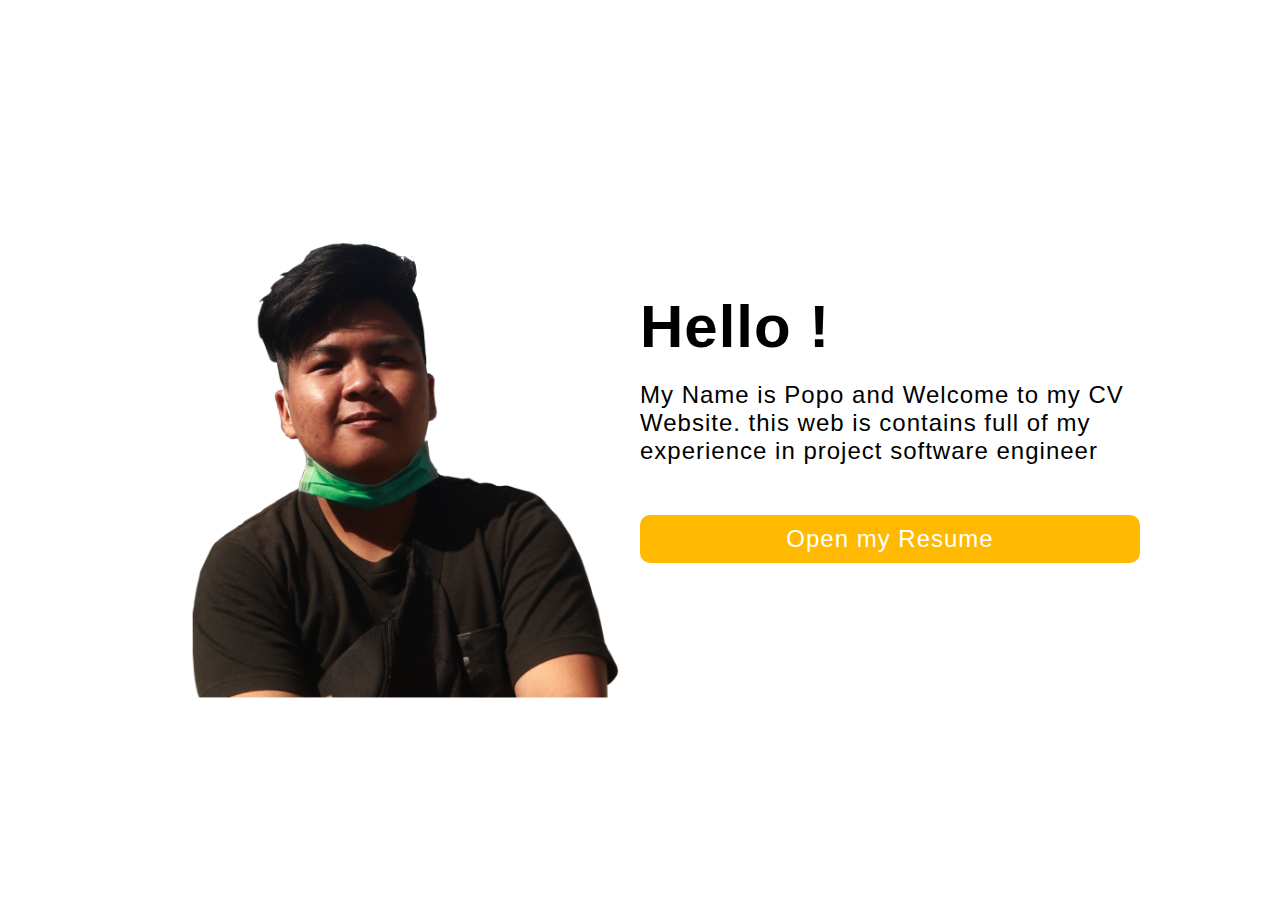
<file: index.html>
<!DOCTYPE html>
<html lang="en">
  <head>
    <meta charset="UTF-8" />
    <meta name="viewport" content="width=device-width, initial-scale=1.0" />
    <title>Welcome Web</title>
    <link rel="stylesheet" href="css/home.css" />
  </head>
  <body>
    <div class="welcome__web">
      <div class="welcome__pic">
        <img src="assets/popo.png" alt="popo" />
      </div>
      <div class="welcome">
        <p id="title">Hello !</p>
        <p>
          My Name is Popo and Welcome to my CV Website. this web is contains
          full of my experience in project software engineer
        </p>
        <p><a href="home.html">Open my Resume</a></p>
      </div>
    </div>
  </body>
</html>
</file>
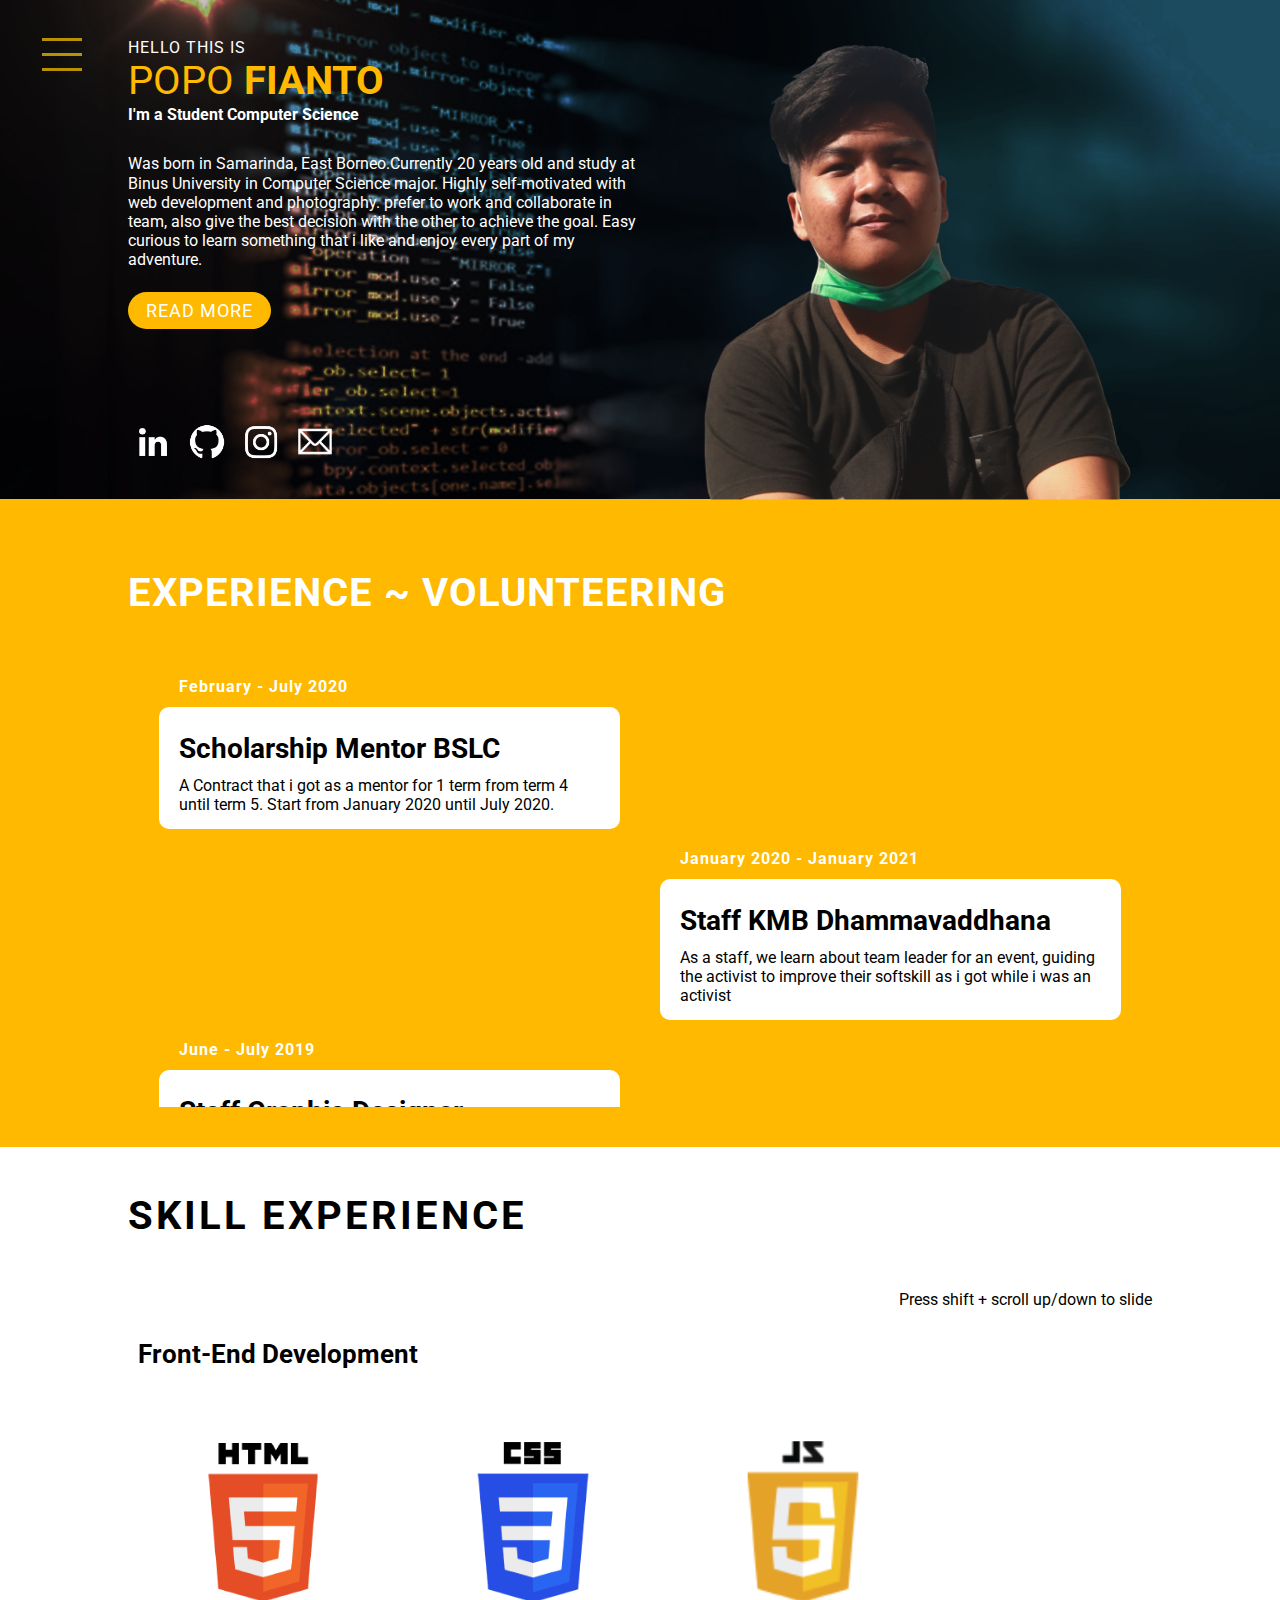
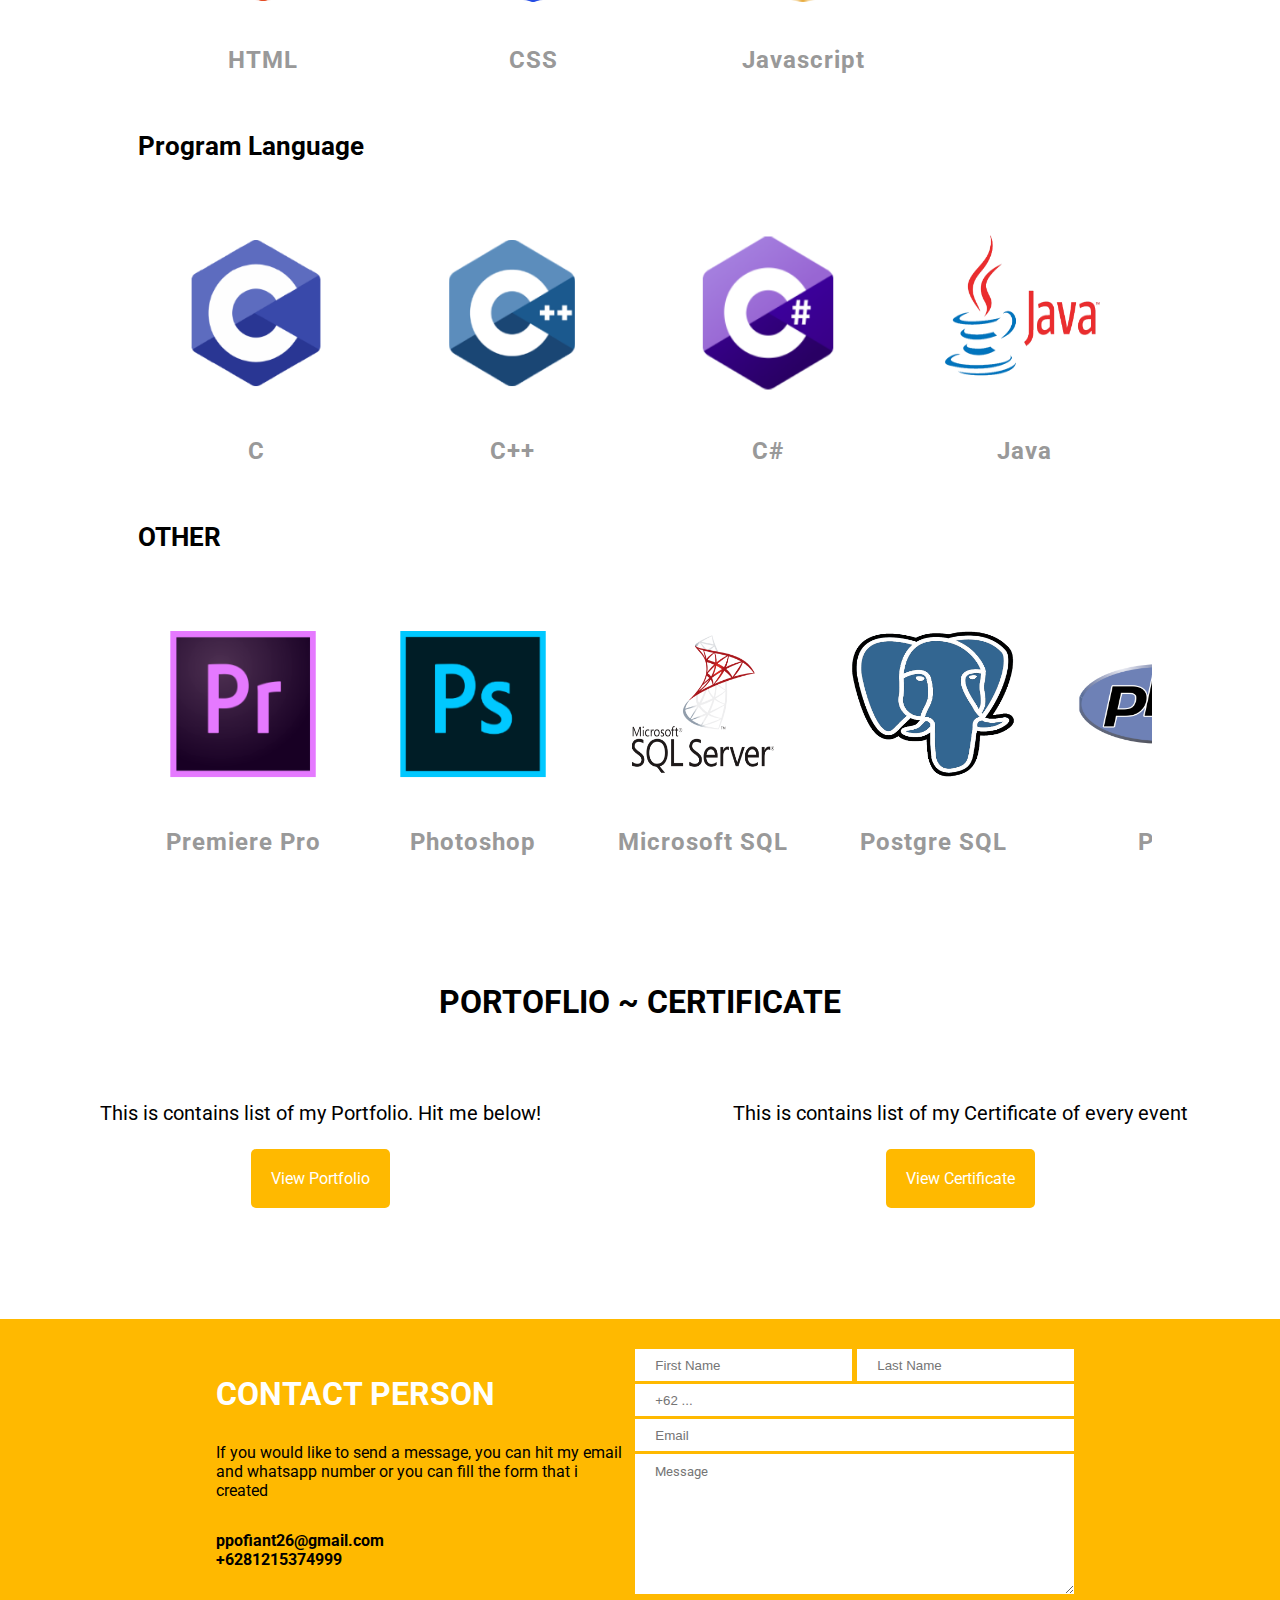
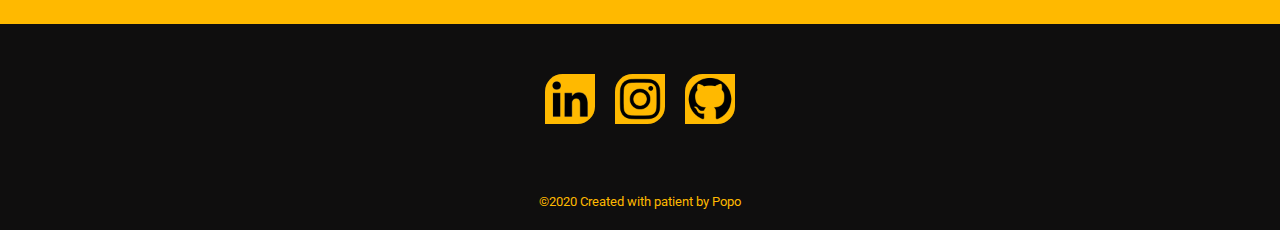
<file: home.html>
<!DOCTYPE html>
<html lang="en">
  <head>
    <meta charset="UTF-8" />
    <meta name="viewport" content="width=device-width, initial-scale=1.0" />
    <meta name="description" content="contact form example" />
    <title>popo_fianto</title>
    <link
      href="https://fonts.googleapis.com/css2?family=Roboto:ital,wght@0,400;1,300&display=swap"
      rel="stylesheet"
    />
    <link rel="stylesheet" href="css/style.css" />
    <link rel="stylesheet" href="css/menu.css" />
    <link rel="stylesheet" href="css/experience.css" />
    <link rel="stylesheet" href="css/skill.css" />
    <!-- <link rel="stylesheet" href="css/portfolio.css" /> -->
    <link rel="stylesheet" href="css/contact.css" />
    <link rel="stylesheet" href="css/portport.css" />
    <link rel="icon" href="assets/p-icon.jpg" />
  </head>
  <body>
    <div class="menu-wrapper">
      <input type="checkbox" class="toggler" />
      <div class="hamburger"><div></div></div>
      <div class="menu">
        <div>
          <div>
            <ul>
              <li><a href="#">About</a></li>
              <li><a href="#experience">Experience ~ Volunteering</a></li>
              <li><a href="#skill">Skills</a></li>
              <li><a href="#portfolio__certif">Portfolio ~ Certificate</a></li>
              <li><a href="#contact">Contact</a></li>
            </ul>
          </div>
        </div>
      </div>
    </div>

    <div class="wrapper-home">
      <div class="container-home">
        <div class="container_bio">
          <div class="greet">HELLO THIS IS</div>
          <div class="name">
            <div class="first_name">POPO</div>
            <div class="last_name">FIANTO</div>
          </div>
          <p class="job">I'm a Student Computer Science</p>
          <div class="desc">
            <p>
              Was born in Samarinda, East Borneo.Currently 20 years old and
              study at Binus University in Computer Science major. Highly
              self-motivated with web development and photography. prefer to
              work and collaborate in team, also give the best decision with the
              other to achieve the goal. Easy curious to learn something that i
              like and enjoy every part of my adventure.
            </p>
          </div>
          <a class="cv_btn" href="assets/cv-popo.pdf">READ MORE</a>

          <div class="logo-contact">
            <a
              target="_blank"
              href="https://www.linkedin.com/in/popo-fianto-25b678198/"
              ><img src="assets/linkedin.png" alt="#linkedin"
            /></a>
            <a target="_blank" href="https://www.github.com/ppofiant"
              ><img src="assets/github.png" alt="#github"
            /></a>
            <a target="_blank" href="https://www.instagram.com/ppofiant"
              ><img src="assets/instagram.png" alt="#instagram"
            /></a>
            <a target="_blank" href="mailto:ppofiant26@gmail.com"
              ><img src="assets/mail-icon.png" alt="email"
            /></a>
          </div>
        </div>
        <div class="container-photo">
          <div class="picture">
            <img src="assets/popo.png" alt="popo" />
          </div>
        </div>
      </div>
    </div>

    <div class="container-experience" id="experience">
      <div class="experience">
        <div class="experience-title">
          <p>EXPERIENCE ~ VOLUNTEERING</p>
        </div>
        <div class="container-timeline">
          <div class="timeline">
            <ul>
              <li>
                <div class="timeline-content">
                  <h2 class="date">February - July 2020</h2>
                  <h1>Scholarship Mentor BSLC</h1>
                  <p>
                    A Contract that i got as a mentor for 1 term from term 4
                    until term 5. Start from January 2020 until July 2020.
                  </p>
                </div>
              </li>
              <li>
                <div class="timeline-content">
                  <h2 class="date">January 2020 - January 2021</h2>
                  <h1>Staff KMB Dhammavaddhana</h1>
                  <p>
                    As a staff, we learn about team leader for an event, guiding
                    the activist to improve their softskill as i got while i was
                    an activist
                  </p>
                </div>
              </li>
              <li>
                <div class="timeline-content">
                  <h2 class="date">June - July 2019</h2>
                  <h1>Staff Graphic Designer</h1>
                  <p>
                    One of the event called "Buddhis Camp 2019" that held in KMB
                    Dhammavaddhana. This is an internal event that themed
                    "Freedom"
                  </p>
                  <p>
                    <a
                      target="_blank"
                      href="https://www.youtube.com/watch?v=qhJMGWdg488"
                      >Link Video!</a
                    >
                  </p>
                </div>
              </li>
              <li>
                <div class="timeline-content">
                  <h2 class="date">February - March 2019</h2>
                  <h1>Equipment and Food Coordinator</h1>
                  <p>
                    One of the event called "Cinematography 2019" that held in
                    KMB Dhammavaddhana. This event is about workshop about Film
                    Making
                  </p>
                </div>
              </li>
              <li>
                <div class="timeline-content">
                  <h2 class="date">January 2019 - January 2020</h2>
                  <h1>Activist KMB Dhammavaddhana</h1>
                  <p>
                    KMB Dhammavaddhana is the organization of buddhism in Binus
                    University that represent about Religion and Social
                    Experience with the others. mostly learning about softskill
                    in teamwork and public relation.
                  </p>
                </div>
              </li>
            </ul>
          </div>
        </div>
      </div>
    </div>

    <div class="container-skill">
      <div class="skill" id="skill">
        <div class="skill-title"><p>SKILL EXPERIENCE</p></div>
        <div class="note-skill">
          <p>Press shift + scroll up/down to slide</p>
        </div>
        <div class="container-box">
          <div class="category-skill"><p>Front-End Development</p></div>
          <div class="container-category-skill">
            <div class="box">
              <div class="box-image">
                <img src="assets/html.png" alt="html" />
              </div>
              <h2 class="text" id="text">HTML</h2>
            </div>
            <div class="box">
              <div class="box-image">
                <img src="assets/css.png" alt="css" />
              </div>
              <h2 class="text" id="text">CSS</h2>
            </div>
            <div class="box">
              <div class="box-image">
                <img src="assets/js.png" alt="js" />
              </div>
              <h2 class="text" id="text">Javascript</h2>
            </div>
          </div>

          <div class="category-skill"><p>Program Language</p></div>
          <div class="container-category-skill">
            <div class="box">
              <div class="box-image">
                <img src="assets/c.png" alt="c" />
              </div>
              <h2 class="text" id="text">C</h2>
            </div>
            <div class="box">
              <div class="box-image">
                <img src="assets/cpp.png" alt="cpp" />
              </div>
              <h2 class="text" id="text">C++</h2>
            </div>
            <div class="box">
              <div class="box-image">
                <img src="assets/c-sharp.png" alt="c#" />
              </div>
              <h2 class="text" id="text">C#</h2>
            </div>
            <div class="box">
              <div class="box-image">
                <img src="assets/java.png" alt="java" />
              </div>
              <h2 class="text" id="text">Java</h2>
            </div>
          </div>

          <div class="category-skill"><p>OTHER</p></div>
          <div class="container-category-skill">
            <div class="box">
              <div class="box-image">
                <img src="assets/premiere.png" alt="premiere" />
              </div>
              <h2 class="text" id="text">Premiere Pro</h2>
            </div>
            <div class="box">
              <div class="box-image">
                <img src="assets/photoshop.png" alt="photoshop" />
              </div>
              <h2 class="text" id="text">Photoshop</h2>
            </div>
            <div class="box">
              <div class="box-image">
                <img src="assets/microsoft-sql.png" alt="microsoft-sql" />
              </div>
              <h2 class="text" id="text">Microsoft SQL</h2>
            </div>
            <div class="box">
              <div class="box-image">
                <img src="assets/postgre-sql.png" alt="postgre-sql" />
              </div>
              <h2 class="text" id="text">Postgre SQL</h2>
            </div>
            <div class="box">
              <div class="box-image">
                <img src="assets/php.png" alt="php" />
              </div>
              <h2 class="text" id="text">PHP</h2>
            </div>
          </div>
        </div>
      </div>
    </div>

    <!-- <div class="container-portfolio" id="portfolio">
      <div class="portfolio">
        <div class="portfolio-title"><p>PORTFOLIO | CERTIFICATE</p></div>
        <div class="port-desc">
          <p></p>
        </div>
        <div class="button__content">
          <div class="btn-port">
            <a href="html/portfolio.html">
              <p>View Portfolio</p>
              <img src="assets/portfolio.png" />
            </a>
          </div>
          <div class="btn-port">
            <a href="html/certificate.html">
              <p>View Certificate</p>
              <img src="assets/certificate.png" />
            </a>
          </div>
        </div>
      </div>
    </div> -->

    <div class="wrapper__port__certif" id="portfolio__certif">
      <h1>PORTOFLIO ~ CERTIFICATE</h1>
      <div class="wrapper__port">
        <div class="container__portfolio">
          <p>This is contains list of my Portfolio. Hit me below!</p>
          <p><a href="html/portfolio.html">View Portfolio</a></p>
        </div>
        <div class="container__certificate">
          <p>This is contains list of my Certificate of every event</p>
          <p><a href="html/certificate.html">View Certificate</a></p>
        </div>
      </div>
    </div>

    <div class="wrapper-contact">
      <div class="container-contact">
        <div class="contact" id="contact">
          <h1>CONTACT PERSON</h1>
          <p>
            If you would like to send a message, you can hit my email and
            whatsapp number or you can fill the form that i created
          </p>

          <a href="mailto:ppofiant26@gmail.com"><b>ppofiant26@gmail.com</b></a>
          <br />
          <a href="https://wa.wizard.id/ce580d"><b>+6281215374999</b></a>
        </div>

        <form
          method="POST"
          action="https://docs.google.com/forms/u/0/d/e/1FAIpQLSeY_MiRnMMmWl978EvTk2y6knLqxFLV1vVeRueTGfUkMglhKg/formResponse"
        >
          <div class="form-email">
            <div>
              <input
                type="text"
                id="first-name"
                onkeyup="validateName()"
                placeholder="First Name"
                name="entry.845844546"
              />
              <input
                type="text"
                id="last-name"
                onkeyup="validateName()"
                placeholder="Last Name"
                name="entry.1669569452"
              />
            </div>
            <input
              type="text"
              id="phone-num"
              onkeyup="validatePhoneNum()"
              placeholder="+62 ..."
              name="entry.1773982643"
            />
            <input
              type="text"
              id="email"
              onkeyup="validateEmail()"
              placeholder="Email"
              name="entry.212024329"
            />
            <textarea
              id="message"
              cols="30"
              rows="8"
              placeholder="Message"
              name="entry.920517080"
            ></textarea>
            <div class="button-form" id="button_send">
              <button onclick="validateAll()">&nbsp;Send</button>
            </div>
          </div>
        </form>
      </div>
    </div>

    <div class="footer">
      <div class="container-footer">
        <div class="logo-media">
          <a
            target="_blank"
            href="https://www.linkedin.com/in/popo-fianto-25b678198/"
            ><img src="assets/linkedin.png" alt="linkedin"
          /></a>
          <a target="_blank" href="https://www.instagram.com/ppofiant/"
            ><img src="assets/instagram.png" alt="instagram"
          /></a>
          <a target="_blank" href="https://github.com/ppofiant"
            ><img src="assets/github.png" alt="github"
          /></a>
        </div>
      </div>

      <div class="copyright">
        <p>&copy;2020 Created with patient by Popo</p>
      </div>
    </div>

    <script type="text/javascript" src="js/script.js"></script>
    <script type="text/javascript" src="js/observers.js"></script>
  </body>
</html>
</file>
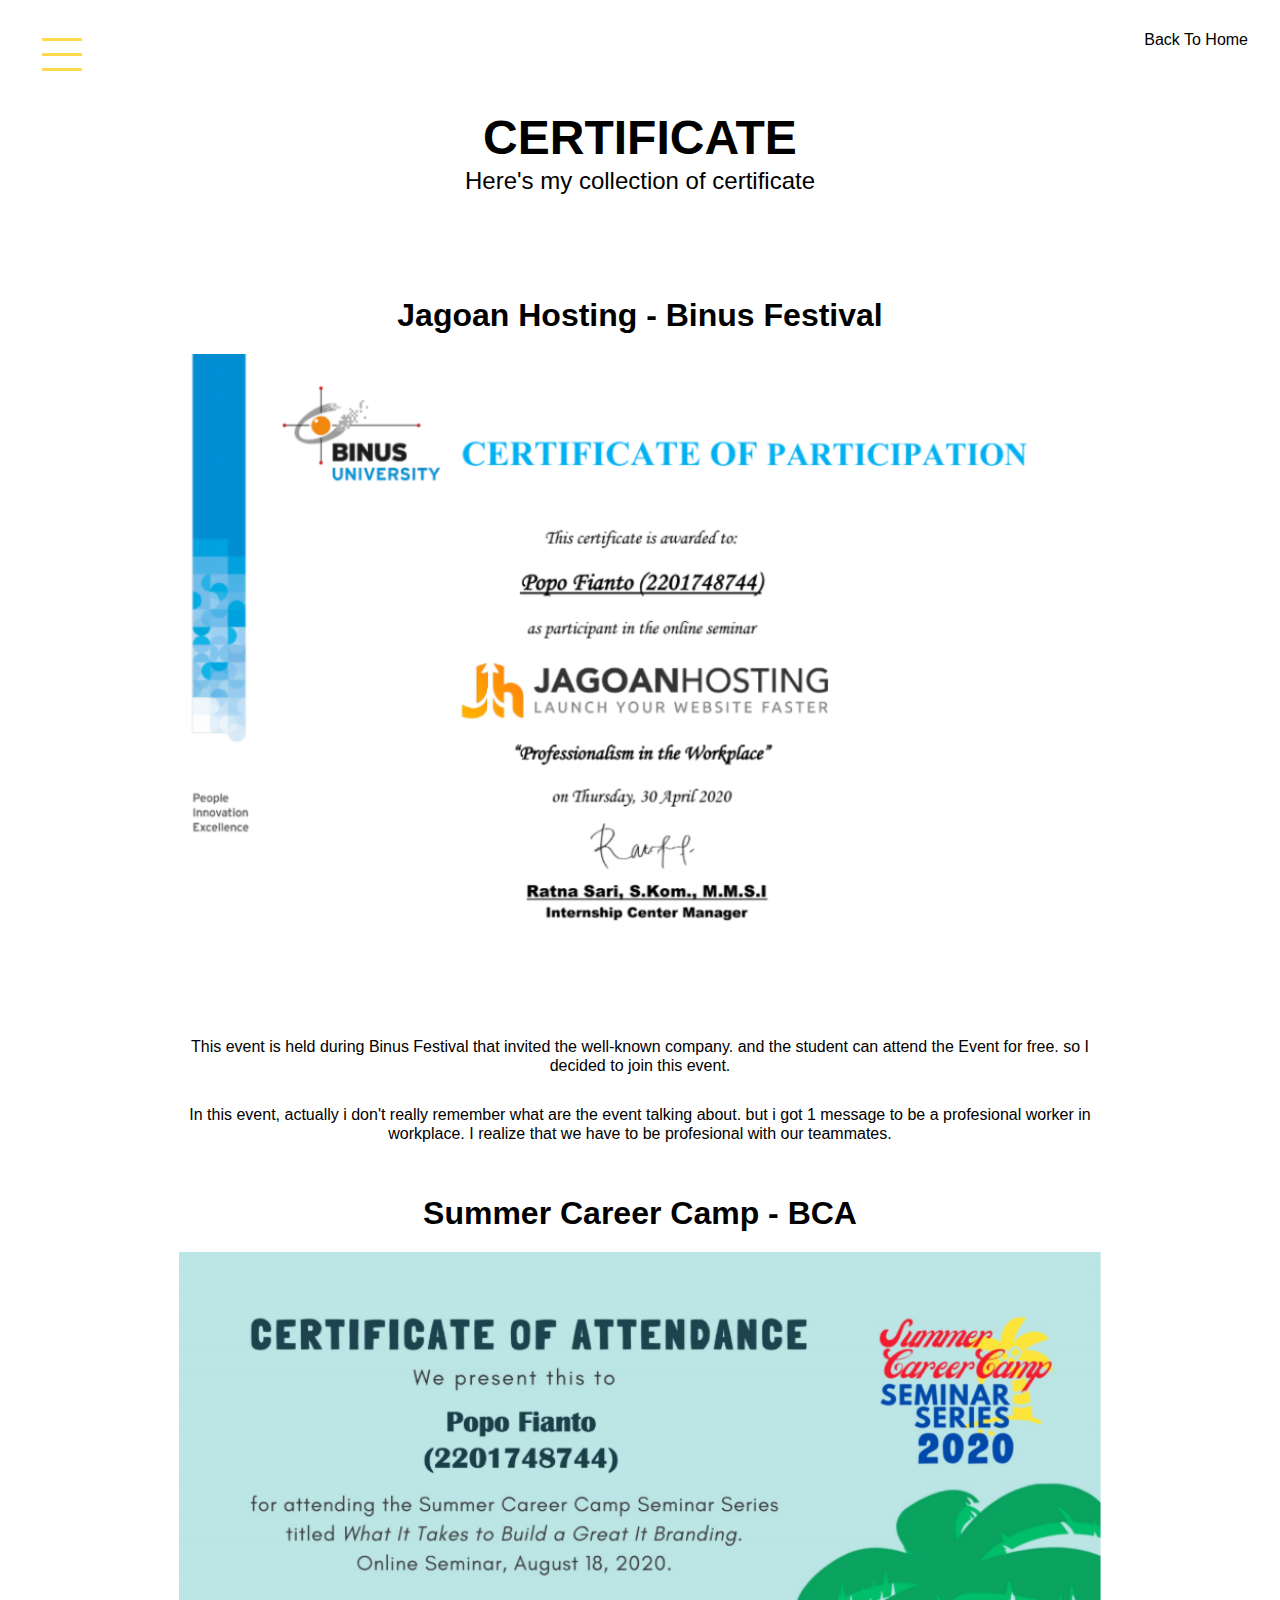
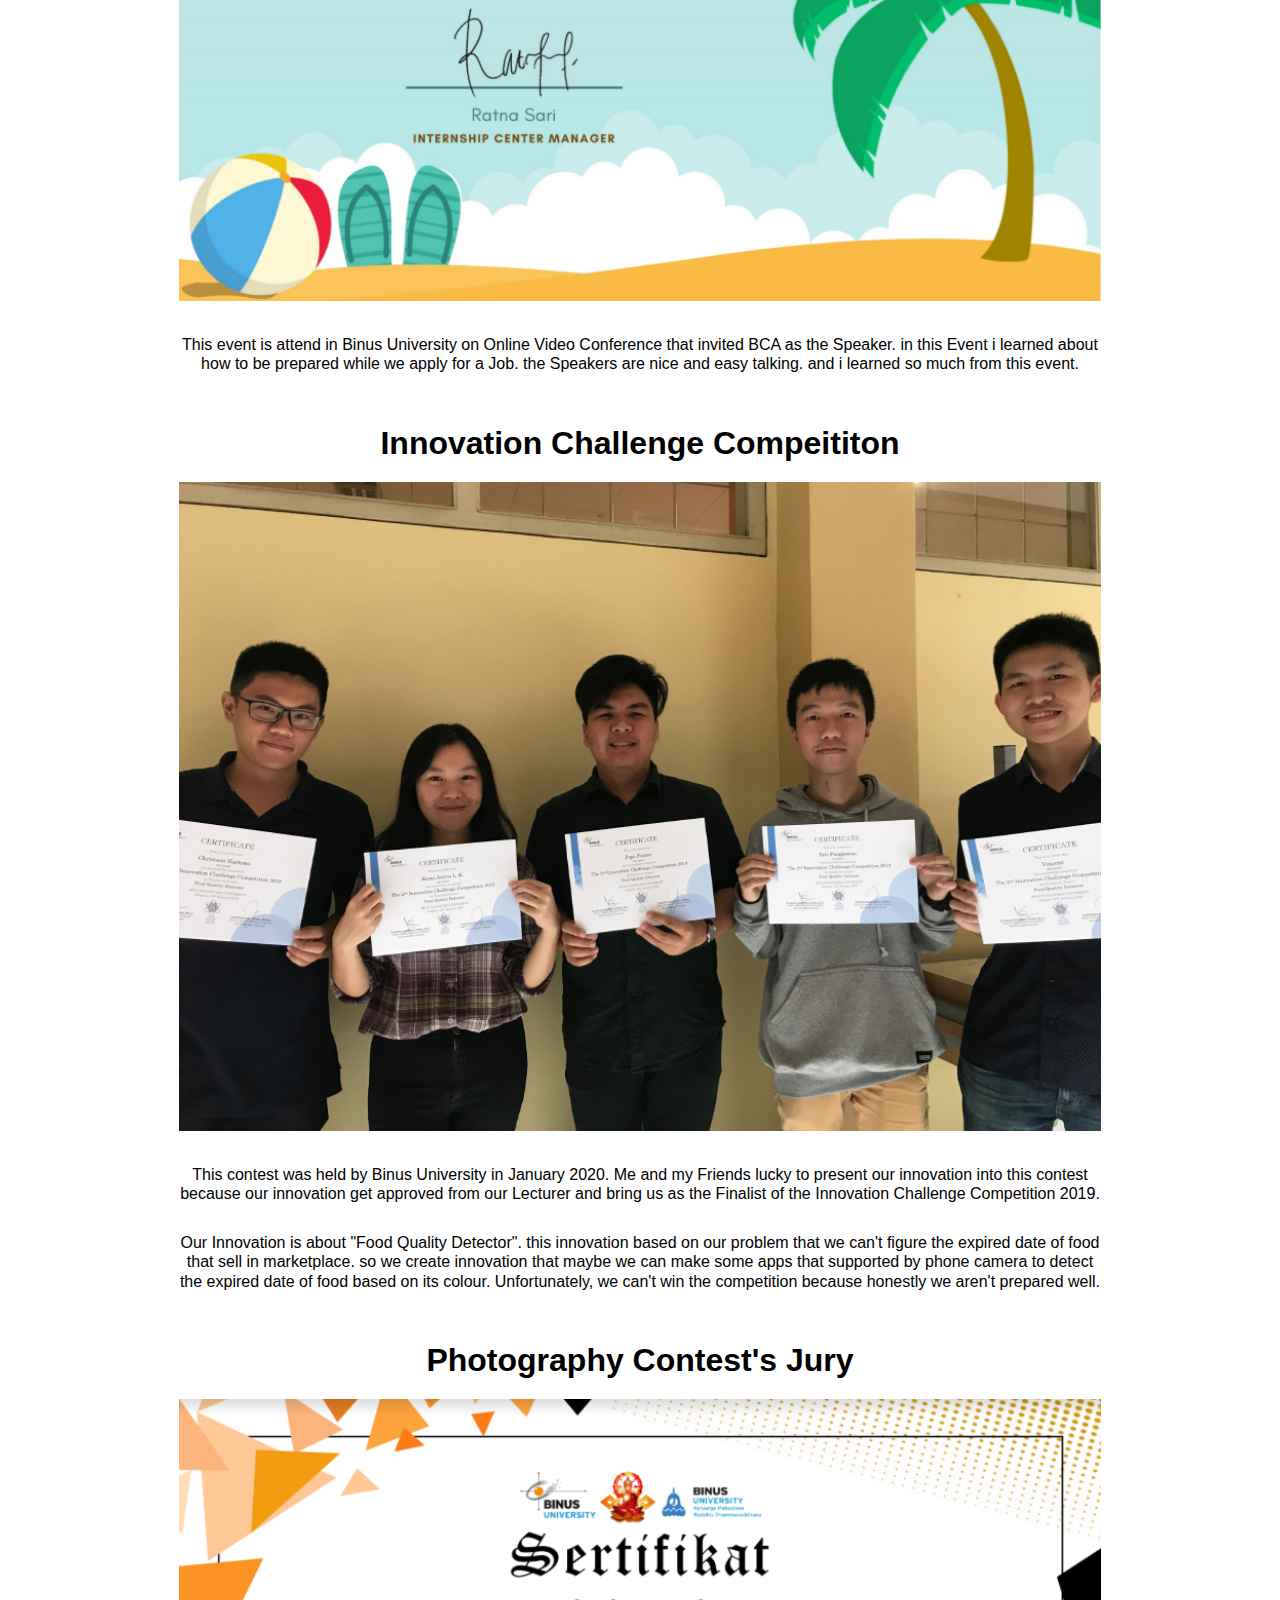
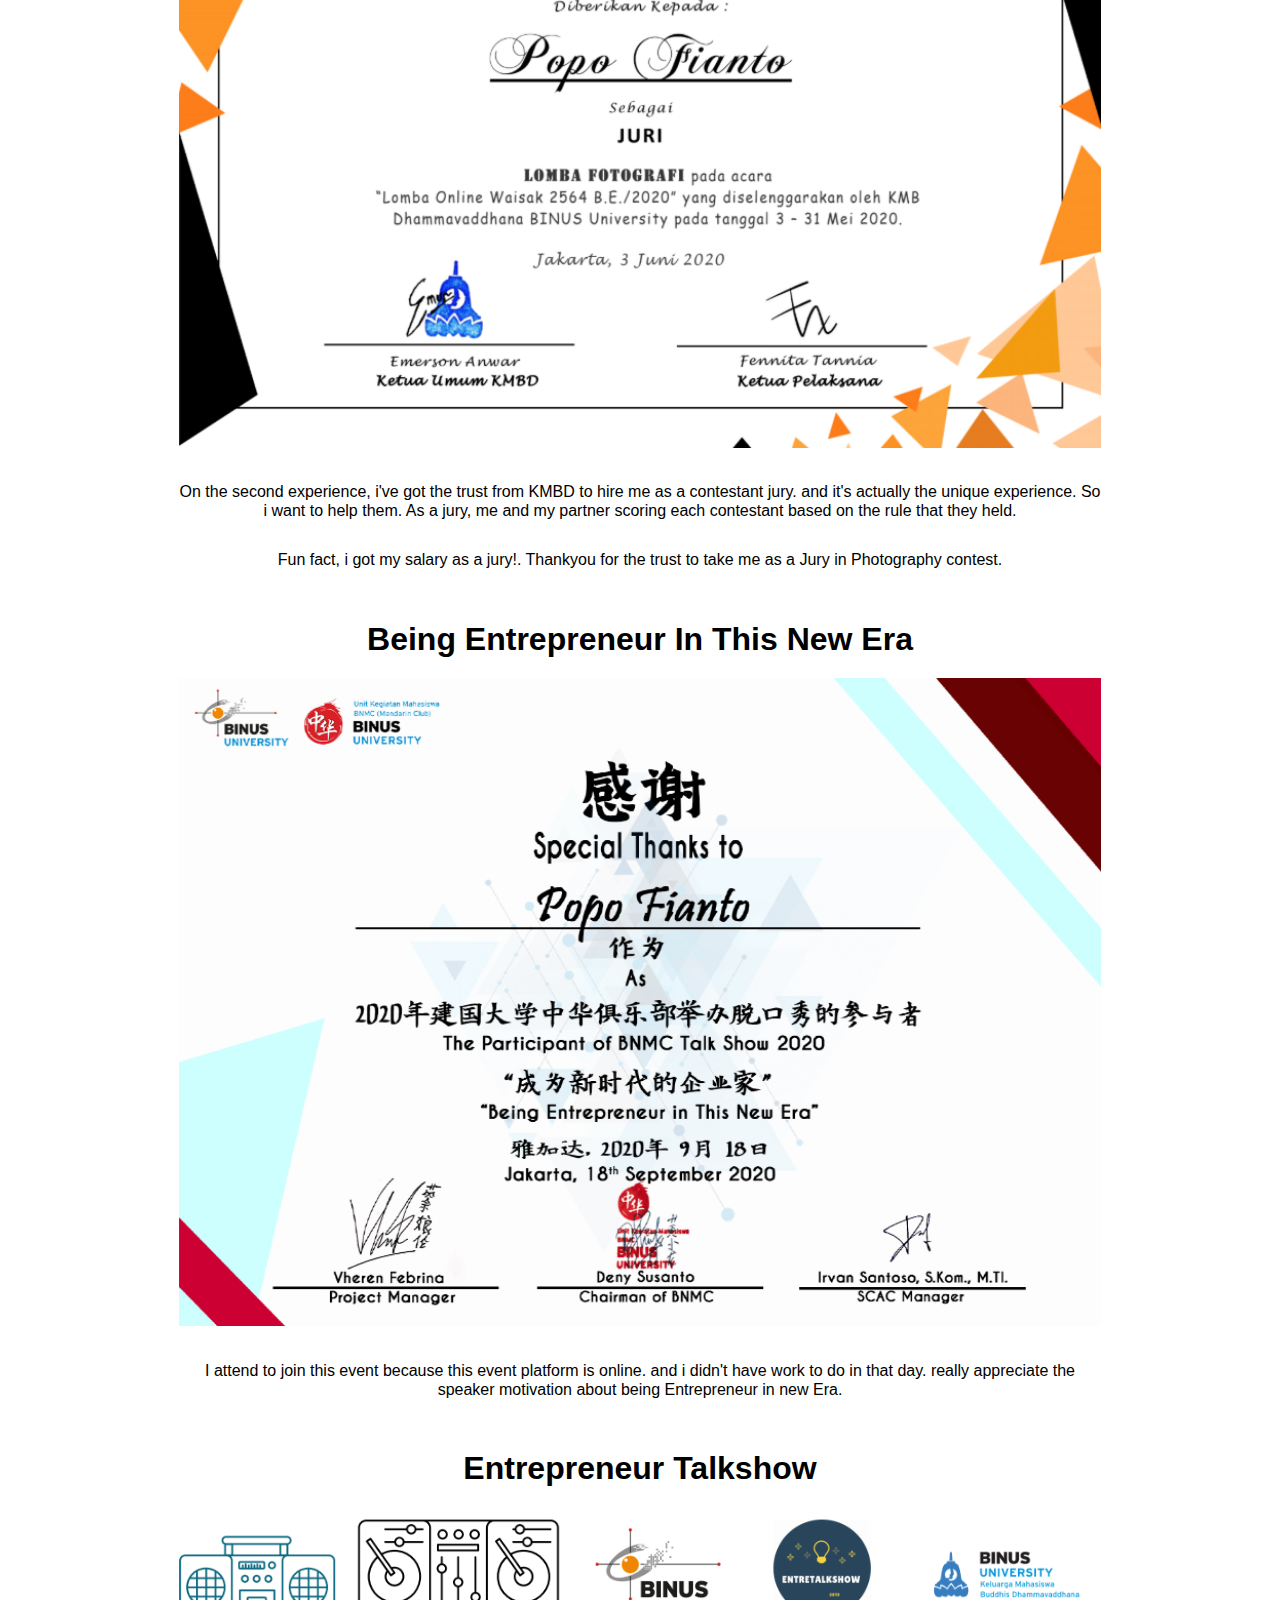
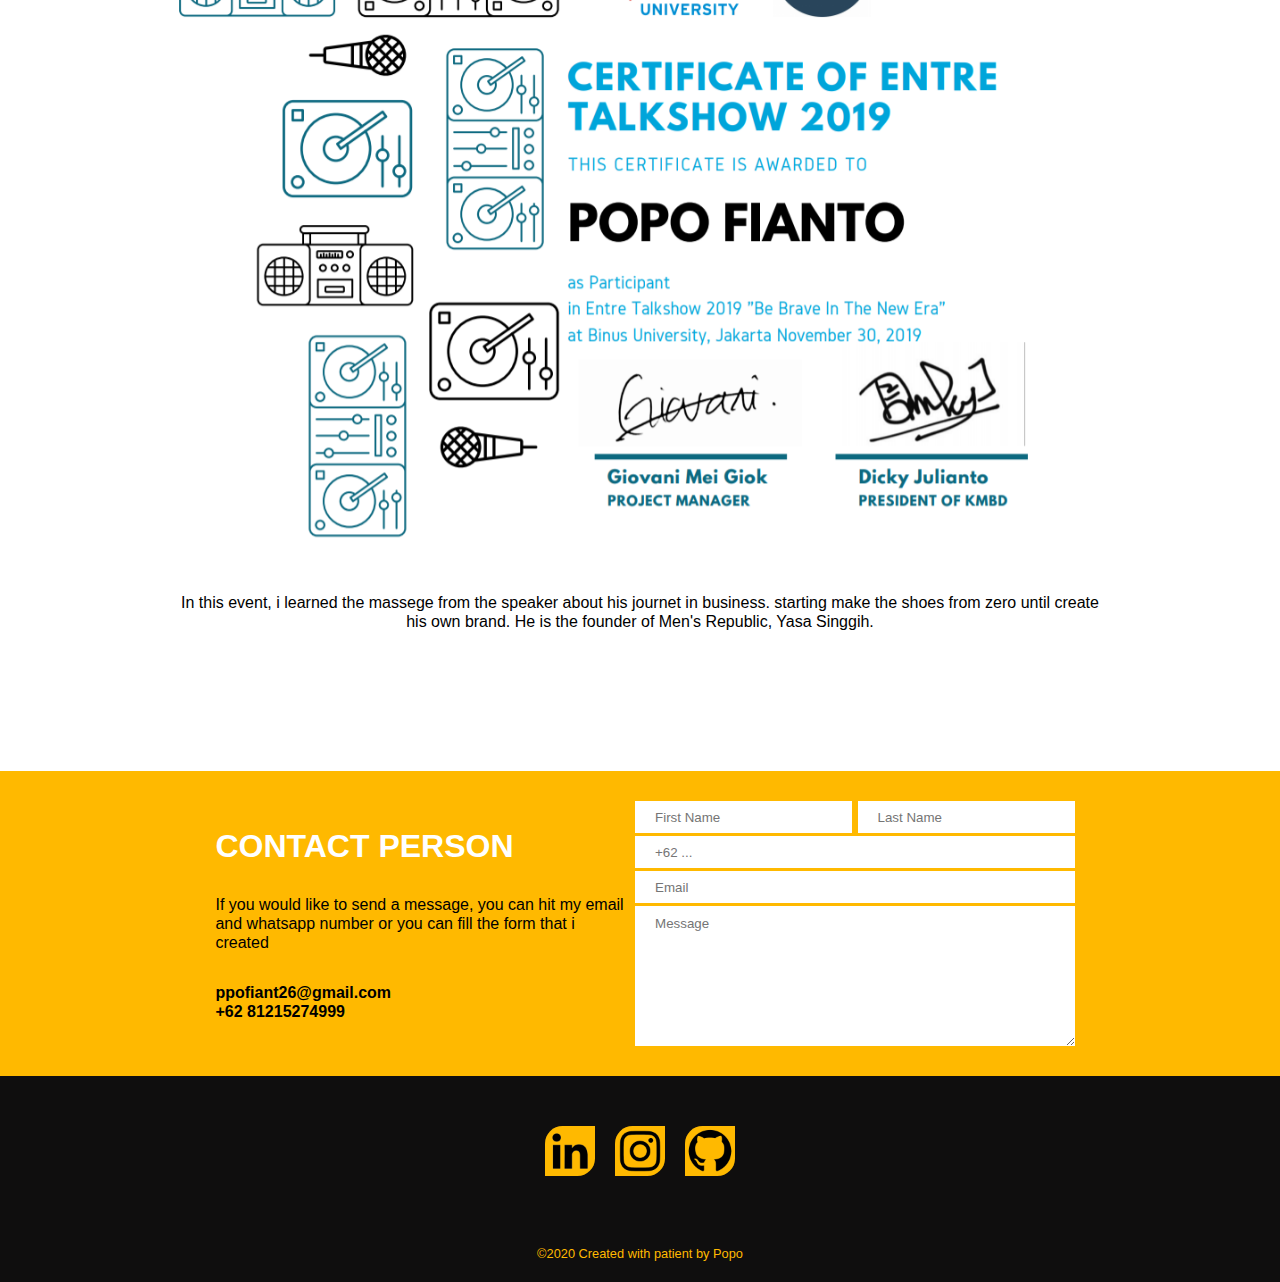
<file: html/certificate.html>
<!DOCTYPE html>
<html lang="en">
  <head>
    <meta charset="UTF-8" />
    <meta name="viewport" content="width=device-width, initial-scale=1.0" />
    <title>Certificate</title>
    <link rel="stylesheet" href="../css/style.css" />
    <link rel="stylesheet" href="../css/menu.css" />
    <link rel="stylesheet" href="../css/certificate.css" />
    <link rel="stylesheet" href="../css/contact.css" />
    <link rel="stylesheet" href="../css/portfolio-style.css" />
    <link rel="icon" href="../assets/p-icon.jpg" />
  </head>
  <body>
    <div class="back">
      <a href="../home.html">Back To Home</a>
    </div>

    <div class="menu-wrapper">
      <input type="checkbox" class="toggler" />
      <div class="hamburger"><div></div></div>
      <div class="menu">
        <div>
          <div>
            <ul>
              <li><a href="../home.html">About</a></li>
              <li>
                <a href="../home.html#experience">Experience & Volunteering</a>
              </li>
              <li><a href="../home.html#skill">Skills</a></li>
              <li><a href="#">Portfolio</a></li>
              <li><a href="#contact">Contact</a></li>
            </ul>
          </div>
        </div>
      </div>
    </div>

    <div class="certificate__title">
      <h1>CERTIFICATE</h1>
      <p>Here's my collection of certificate</p>
    </div>

    <div class="wrapper__certificate">
      <div class="certificate__list">
        <h1>Jagoan Hosting - Binus Festival</h1>
        <img src="../assets/JagoanHosting.png" alt="JagoanHosting" />
        <p>
          This event is held during Binus Festival that invited the well-known
          company. and the student can attend the Event for free. so I decided
          to join this event.
        </p>
        <p>
          In this event, actually i don't really remember what are the event
          talking about. but i got 1 message to be a profesional worker in
          workplace. I realize that we have to be profesional with our
          teammates.
        </p>
      </div>
      <div class="certificate__list">
        <h1>Summer Career Camp - BCA</h1>
        <img src="../assets/BCA.png" alt="BCA" />
        <p>
          This event is attend in Binus University on Online Video Conference
          that invited BCA as the Speaker. in this Event i learned about how to
          be prepared while we apply for a Job. the Speakers are nice and easy
          talking. and i learned so much from this event.
        </p>
      </div>
      <div class="certificate__list">
        <h1>Innovation Challenge Compeititon</h1>
        <img src="../assets/ICC.png" alt="ICC" />
        <p>
          This contest was held by Binus University in January 2020. Me and my
          Friends lucky to present our innovation into this contest because our
          innovation get approved from our Lecturer and bring us as the Finalist
          of the Innovation Challenge Competition 2019.
        </p>
        <p>
          Our Innovation is about "Food Quality Detector". this innovation based
          on our problem that we can't figure the expired date of food that sell
          in marketplace. so we create innovation that maybe we can make some
          apps that supported by phone camera to detect the expired date of food
          based on its colour. Unfortunately, we can't win the competition
          because honestly we aren't prepared well.
        </p>
      </div>
      <div class="certificate__list">
        <h1>Photography Contest's Jury</h1>
        <img src="../assets/jurifoto.png" alt="jurifoto" />
        <p>
          On the second experience, i've got the trust from KMBD to hire me as a
          contestant jury. and it's actually the unique experience. So i want to
          help them. As a jury, me and my partner scoring each contestant based
          on the rule that they held.
        </p>
        <p>
          Fun fact, i got my salary as a jury!. Thankyou for the trust to take
          me as a Jury in Photography contest.
        </p>
      </div>
      <div class="certificate__list">
        <h1>Being Entrepreneur In This New Era</h1>
        <img src="../assets/Popo Fianto.jpg.png" alt="contest" />
        <p>
          I attend to join this event because this event platform is online. and
          i didn't have work to do in that day. really appreciate the speaker
          motivation about being Entrepreneur in new Era.
        </p>
      </div>
      <div class="certificate__list">
        <h1>Entrepreneur Talkshow</h1>
        <img src="../assets/entre.png" alt="entre" />
        <p>
          In this event, i learned the massege from the speaker about his
          journet in business. starting make the shoes from zero until create
          his own brand. He is the founder of Men's Republic, Yasa Singgih.
        </p>
      </div>
    </div>

    <div class="wrapper-contact">
      <div class="container-contact">
        <div class="contact" id="contact">
          <h1>CONTACT PERSON</h1>
          <p>
            If you would like to send a message, you can hit my email and
            whatsapp number or you can fill the form that i created
          </p>

          <a href="mailto:ppofiant26@gmail.com"><b>ppofiant26@gmail.com</b></a>
          <br />
          <a href="https://wa.wizard.id/ce580d"><b>+62 81215274999</b></a>
        </div>

        <form
          method="POST"
          action="https://docs.google.com/forms/u/0/d/e/1FAIpQLSeY_MiRnMMmWl978EvTk2y6knLqxFLV1vVeRueTGfUkMglhKg/formResponse"
        >
          <div class="form-email">
            <div>
              <input
                type="text"
                id="first-name"
                onkeyup="validateName()"
                placeholder="First Name"
                name="entry.845844546"
              />
              <input
                type="text"
                id="last-name"
                onkeyup="validateName()"
                placeholder="Last Name"
                name="entry.1669569452"
              />
            </div>
            <input
              type="text"
              id="phone-num"
              onkeyup="validatePhoneNum()"
              placeholder="+62 ..."
              name="entry.1773982643"
            />
            <input
              type="text"
              id="email"
              onkeyup="validateEmail()"
              placeholder="Email"
              name="entry.212024329"
            />
            <textarea
              id="message"
              cols="30"
              rows="8"
              placeholder="Message"
              name="entry.920517080"
            ></textarea>
            <div class="button-form" id="button_send">
              <button onclick="validateAll()">&nbsp;Send</button>
            </div>
          </div>
        </form>
      </div>
    </div>

    <div class="footer">
      <div class="container-footer">
        <div class="logo-media">
          <a
            target="_blank"
            href="https://www.linkedin.com/in/popo-fianto-25b678198/"
            ><img src="../assets/linkedin.png" alt="linkedin"
          /></a>
          <a target="_blank" href="https://www.instagram.com/ppofiant/"
            ><img src="../assets/instagram.png" alt="instagram"
          /></a>
          <a target="_blank" href="https://github.com/ppofiant"
            ><img src="../assets/github.png" alt="github"
          /></a>
        </div>
      </div>

      <div class="copyright">
        <p>&copy;2020 Created with patient by Popo</p>
      </div>
    </div>

    <script type="text/javascript" src="../js/script.js"></script>
  </body>
</html>
</file>
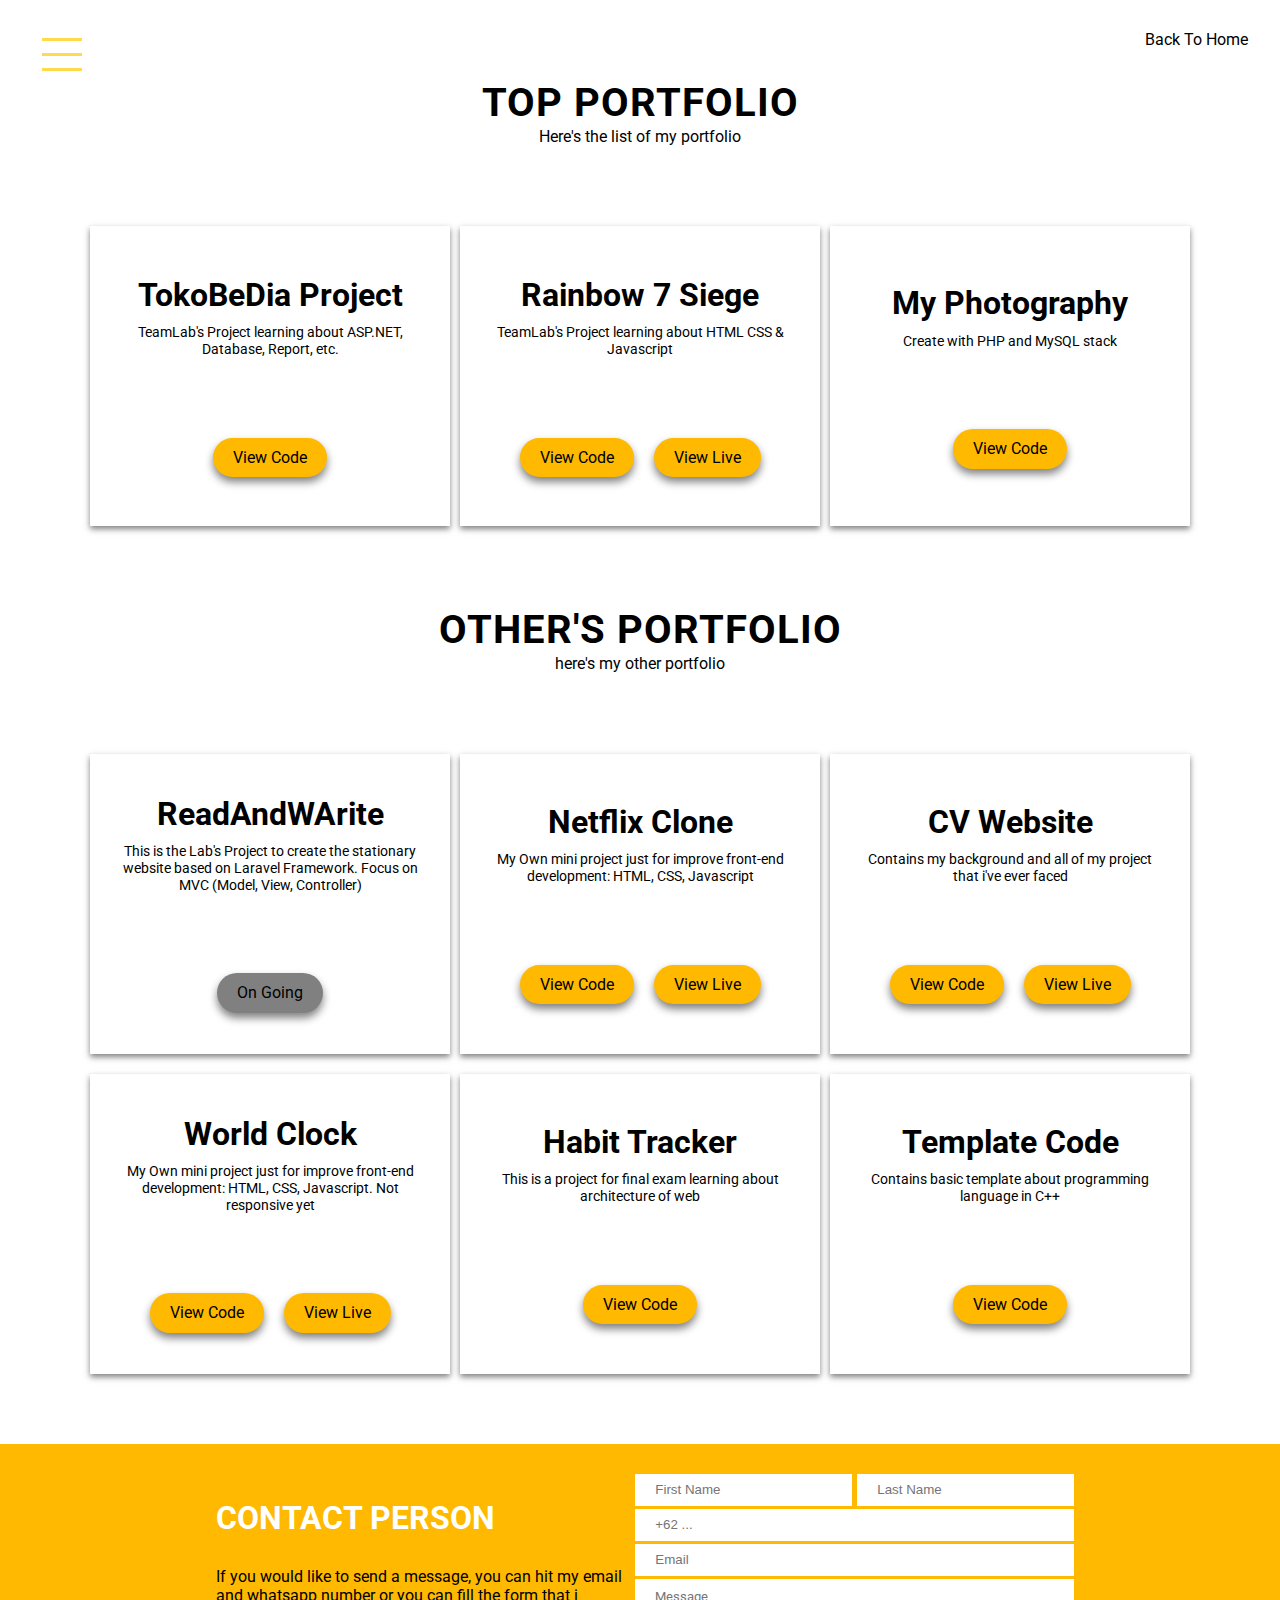
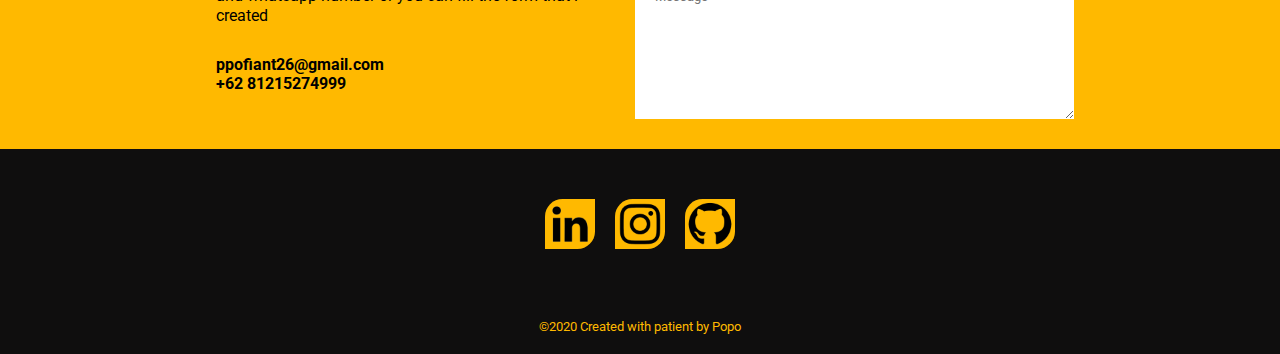
<file: html/portfolio.html>
<!DOCTYPE html>
<html lang="en">
  <head>
    <meta charset="UTF-8" />
    <meta name="viewport" content="width=device-width, initial-scale=1.0" />
    <title>popo_fianto/portfolio</title>
    <link
      href="https://fonts.googleapis.com/css2?family=Roboto:ital,wght@0,400;1,300&display=swap"
      rel="stylesheet"
    />
    <link rel="stylesheet" href="../css/style.css" />
    <link rel="stylesheet" href="../css/menu.css" />
    <link rel="stylesheet" href="../css/contact.css" />
    <link rel="stylesheet" href="../css/portfolio-style.css" />
    <link rel="icon" href="../assets/p-icon.jpg" />
  </head>
  <body>
    <div class="back">
      <a href="../home.html">Back To Home</a>
    </div>

    <div class="menu-wrapper">
      <input type="checkbox" class="toggler" />
      <div class="hamburger"><div></div></div>
      <div class="menu">
        <div>
          <div>
            <ul>
              <li><a href="../home.html">About</a></li>
              <li>
                <a href="../home.html#experience">Experience & Volunteering</a>
              </li>
              <li><a href="../home.html#skill">Skills</a></li>
              <li><a href="#">Portfolio</a></li>
              <li><a href="#contact">Contact</a></li>
            </ul>
          </div>
        </div>
      </div>
    </div>

    <div class="container-portfolio">
      <h1>TOP PORTFOLIO</h1>
      <p>Here's the list of my portfolio</p>
    </div>

    <!-- Mulai pasang kotak-kotak disini -->
    <div class="wrapper-port">
      <div class="container">
        <div>
          <div class="box">
            <h1>TokoBeDia Project</h1>
            <p>
              TeamLab's Project learning about ASP.NET, Database, Report, etc.
            </p>
            <div class="container-btn">
              <div class="button-box">
                <a
                  href="https://github.com/ppofiant/TokoBediaProject/tree/master/TokoBeDia"
                  >View Code</a
                >
              </div>
            </div>
          </div>
        </div>
        <div>
          <div class="box">
            <h1>Rainbow 7 Siege</h1>
            <p>TeamLab's Project learning about HTML CSS & Javascript</p>
            <div class="container-btn">
              <div class="button-box">
                <a href="https://github.com/ppofiant/Rainbow7Siege"
                  >View Code</a
                >
              </div>
              <div class="button-box">
                <a href="https://ppofiant.github.io/Rainbow7Siege/"
                  >View Live</a
                >
              </div>
            </div>
          </div>
        </div>
        <div>
          <div class="box">
            <h1>My Photography</h1>
            <p>Create with PHP and MySQL stack</p>
            <div class="container-btn">
              <div class="button-box">
                <a href="https://github.com/ppofiant/photography">View Code</a>
              </div>
            </div>
          </div>
        </div>
      </div>
    </div>

    <div class="container-portfolio">
      <h1>OTHER'S PORTFOLIO</h1>
      <p>here's my other portfolio</p>
    </div>

    <div class="wrapper-port">
      <div class="container">
        <div>
          <div class="box">
            <h1>ReadAndWArite</h1>
            <p>
              This is the Lab's Project to create the stationary website based
              on Laravel Framework. Focus on MVC (Model, View, Controller)
            </p>
            <div class="container-btn">
              <div class="button-box-locked">
                <a href="#">On Going</a>
              </div>
            </div>
          </div>
        </div>
        <div>
          <div class="box">
            <h1>Netflix Clone</h1>
            <p>
              My Own mini project just for improve front-end development: HTML,
              CSS, Javascript
            </p>
            <div class="container-btn">
              <div class="button-box">
                <a
                  href="https://github.com/ppofiant/Netflix-Clone/blob/master/index.html"
                  >View Code</a
                >
              </div>
              <div class="button-box">
                <a href="https://ppofiant.github.io/Netflix-Clone/"
                  >View Live</a
                >
              </div>
            </div>
          </div>
        </div>
        <div>
          <div class="box">
            <h1>CV Website</h1>
            <p>
              Contains my background and all of my project that i've ever faced
            </p>
            <div class="container-btn">
              <div class="button-box">
                <a
                  href="https://github.com/ppofiant/cv-website/blob/master/index.html"
                  >View Code</a
                >
              </div>
              <div class="button-box">
                <a href=" https://ppofiant.github.io/cv-website/">View Live</a>
              </div>
            </div>
          </div>
        </div>
        <div>
          <div class="box">
            <h1>World Clock</h1>
            <p>
              My Own mini project just for improve front-end development: HTML,
              CSS, Javascript. Not responsive yet
            </p>
            <div class="container-btn">
              <div class="button-box">
                <a
                  href="https://github.com/ppofiant/world-clock-website/blob/master/index.html"
                  >View Code</a
                >
              </div>
              <div class="button-box">
                <a href="https://ppofiant.github.io/world-clock-website/"
                  >View Live</a
                >
              </div>
            </div>
          </div>
        </div>
        <div>
          <div class="box">
            <h1>Habit Tracker</h1>
            <p>
              This is a project for final exam learning about architecture of
              web
            </p>
            <div class="container-btn">
              <div class="button-box">
                <a
                  href="https://github.com/ppofiant/Habit-Tracker-HTTP-Endpoint/tree/master/Abc.HabitTracker"
                  >View Code</a
                >
              </div>
            </div>
          </div>
        </div>
        <div>
          <div class="box">
            <h1>Template Code</h1>
            <p>Contains basic template about programming language in C++</p>
            <div class="container-btn">
              <div class="button-box">
                <a href="https://github.com/ppofiant/TemplateCode">View Code</a>
              </div>
            </div>
          </div>
        </div>
      </div>
    </div>

    <div class="wrapper-contact">
      <div class="container-contact">
        <div class="contact" id="contact">
          <h1>CONTACT PERSON</h1>
          <p>
            If you would like to send a message, you can hit my email and
            whatsapp number or you can fill the form that i created
          </p>

          <a href="mailto:ppofiant26@gmail.com"><b>ppofiant26@gmail.com</b></a>
          <br />
          <a href="https://wa.wizard.id/ce580d"><b>+62 81215274999</b></a>
        </div>

        <form
          method="POST"
          action="https://docs.google.com/forms/u/0/d/e/1FAIpQLSeY_MiRnMMmWl978EvTk2y6knLqxFLV1vVeRueTGfUkMglhKg/formResponse"
        >
          <div class="form-email">
            <div>
              <input
                type="text"
                id="first-name"
                onkeyup="validateName()"
                placeholder="First Name"
                name="entry.845844546"
              />
              <input
                type="text"
                id="last-name"
                onkeyup="validateName()"
                placeholder="Last Name"
                name="entry.1669569452"
              />
            </div>
            <input
              type="text"
              id="phone-num"
              onkeyup="validatePhoneNum()"
              placeholder="+62 ..."
              name="entry.1773982643"
            />
            <input
              type="text"
              id="email"
              onkeyup="validateEmail()"
              placeholder="Email"
              name="entry.212024329"
            />
            <textarea
              id="message"
              cols="30"
              rows="8"
              placeholder="Message"
              name="entry.920517080"
            ></textarea>
            <div class="button-form" id="button_send">
              <button onclick="validateAll()">&nbsp;Send</button>
            </div>
          </div>
        </form>
      </div>
    </div>

    <div class="footer">
      <div class="container-footer">
        <div class="logo-media">
          <a
            target="_blank"
            href="https://www.linkedin.com/in/popo-fianto-25b678198/"
            ><img src="../assets/linkedin.png" alt="linkedin"
          /></a>
          <a target="_blank" href="https://www.instagram.com/ppofiant/"
            ><img src="../assets/instagram.png" alt="instagram"
          /></a>
          <a target="_blank" href="https://github.com/ppofiant"
            ><img src="../assets/github.png" alt="github"
          /></a>
        </div>
      </div>

      <div class="copyright">
        <p>&copy;2020 Created with patient by Popo</p>
      </div>
    </div>

    <script type="text/javascript" src="../js/script.js"></script>
  </body>
</html>
</file>
<file: css/home.css>
* {
  margin: 0;
  padding: 0;
}

body {
  box-sizing: border-box;
  font-family: sans-serif;
}

.welcome__web {
  width: 1000px;
  height: 600px;
  display: flex;
  justify-content: center;
  align-items: center;
  margin: 0;
  position: absolute;
  top: 50%;
  left: 50%;
  margin-right: -50%;
  transform: translate(-50%, -50%) scale(1);
  animation: imganim 0.5s infinite linear both;
  animation-iteration-count: 1;
}

@keyframes imganim {
  from {
    opacity: 0;
    transform: translate(-50%, -50%) scale(0);
  }
  to {
    opacity: 1;
  }
}

.welcome {
  font-size: 24px;
  letter-spacing: 1px;
}

.welcome p {
  margin: 20px 0px 50px 0px;
}

.welcome p#title {
  font-size: 60px;
  margin: 5px 0px;
  font-weight: bold;
}

.welcome p a {
  text-decoration: none;
  color: white;
  padding: 10px 20px;
  background-color: #ffb900;
  border-radius: 10px;
  display: block;
  text-align: center;
  transition: transform 0.1s linear;
}

.welcome p a:hover {
  transform: scale(1.1);
}

.welcome__pic img {
  max-width: 500px;
  max-height: 500px;
}

@media only screen and (max-width: 800px) {
  .welcome__web {
    width: 50%;
    height: 50%;
    min-height: auto;
    min-width: auto;
  }

  .welcome p#title {
    font-size: 40px;
  }
  .welcome p {
    text-align: center;
    font-size: 14px;
    margin: 10px 0;
  }
  .welcome__web {
    flex-direction: column;
  }

  .welcome {
    font-size: 18px;
  }

  .welcome__pic img {
    max-width: 200px;
    max-height: 200px;
  }
}
</file>
<file: css/style.css>
* {
  padding: 0;
  margin: 0;
  /* box-sizing: border-box; */
}

body {
  font-family: "Roboto", sans-serif;
  line-height: 1.2;
  overflow: overlay;
}

/* Width */
::-webkit-scrollbar {
  width: 10px;
}

/* Track */
::-webkit-scrollbar-track {
  border-radius: 10px;
}

::-webkit-scrollbar-thumb {
  background: #ffb900;
  border-radius: 10px;
}

.wrapper-home {
  background-image: url(../assets/keyboard-background.png);
  background-repeat: no-repeat;
  background-size: cover;
  color: white;
}

.container-home {
  display: flex;
  justify-content: center;
  align-items: center;
  width: 80%;
  margin: 0px auto;
  z-index: 2;
}

.greet {
  color: white;
  font-size: 16px;
  letter-spacing: 1px;
}

.name {
  font-size: 40px;
  display: flex;
  color: #ffb900;
}

.name .first_name {
  margin-right: 10px;
}

.name .last_name {
  font-weight: bold;
}

.job {
  font-weight: bold;
  color: white;
}

.desc {
  margin: 30px 0px;
}

.cv_btn {
  transition: all 0.2s ease-in-out;
  font-size: 18px;
  letter-spacing: 1px;
  background-color: #ffb900;
  padding: 8px 18px;
  border-radius: 25px;
  text-decoration: none;
  color: white;
}

.cv_btn:hover {
  font-weight: bold;
  font-size: 20px;
}

.logo-contact {
  margin-top: 100px;
}

.logo-contact img {
  width: 40px;
  filter: invert();
  margin: 0px 5px;
  transition: 0.3s;
  background: transparent;
}

.logo-contact img:hover {
  transform: scale(1.2);
}

.picture img {
  height: 500px;
  width: 500px;
  transition: all 0.3s ease;
  filter: brightness(1.1) contrast(0.9);
}

.footer {
  background-color: #0f0e0e;
}

.logo-media {
  display: flex;
  justify-content: center;
  align-items: center;
}

.logo-media > a {
  margin: 50px 10px;
  max-width: 50px;
  max-height: 50px;
}

.logo-media > a > img {
  background-color: #ffb900;
  width: 100%;
  height: 100%;
  border-radius: 35% 0% 35% 0%;
  margin: auto;
  display: flex;
}

.copyright {
  color: #ffb900;
  text-align: center;
  font-size: 80%;
  padding: 20px 0px;
}

@media only screen and (max-width: 900px) {
  .wrapper-home {
    padding-top: 40px;
  }
  .container-home {
    margin-top: 10%;
    flex-direction: column;
  }

  .logo-contact {
    margin-top: 50px;
  }
}

@media only screen and (max-width: 400px) {
  .greet {
    font-size: 12px;
  }

  .name {
    font-size: 30px;
  }

  .job {
    font-size: 12px;
  }

  .desc {
    font-size: 12px;
  }

  .cv_btn {
    font-size: 14px;
  }

  .cv_btn:hover {
    font-size: 16px;
  }

  .logo-contact {
    margin-top: 30px;
  }

  .picture img {
    width: 300px;
    height: 300px;
  }

  .logo-media {
    padding: 5px 0px;
  }

  .logo-media > a {
    max-width: 40px;
    max-height: 40px;
    margin: 20px 10px;
  }

  .copyright {
    padding: 5px 0px;
  }
}
</file>
<file: css/menu.css>
.menu-wrapper {
  position: fixed;
  top: 2%;
  left: 2%;
  z-index: 1;
}

.menu-wrapper .toggler {
  position: absolute;
  top: 2%;
  left: 1%;
  z-index: 2;
  cursor: pointer;
  width: 80px;
  height: 80px;
  opacity: 0;
}

/* Make element Hamburger */
.menu-wrapper .hamburger {
  position: absolute;
  top: 0;
  left: 0;
  z-index: 1;
  width: 40px;
  height: 40px;
  padding: 1rem;
  display: flex;
  justify-content: center;
  align-items: center;
  transition: all 0.3s ease;
}

/* Make Line between hamburger */
.menu-wrapper .hamburger > div {
  position: relative;
  width: 100%;
  height: 3px;
  background-color: rgba(255, 203, 0, 0.7);
  display: flex;
  align-items: center;
  justify-content: flex-start;
  transition: all 0.2s ease-in-out;
}

.menu-wrapper .hamburger > .scrolled {
  background-color: #000;
}

.menu-wrapper .hamburger > .scrolled::before,
.menu-wrapper .hamburger > .scrolled::after {
  background-color: #000;
}

/* Make Line Up and Down Hamburger */
.menu-wrapper .hamburger > div::before,
.menu-wrapper .hamburger > div::after {
  content: "";
  position: absolute;
  z-index: 1;
  top: -15px;
  width: 100%;
  height: 3px;
  background-color: inherit;
}

.menu-wrapper .hamburger > div::after {
  top: 15px;
  width: 100%;
}

.menu-wrapper .toggler:hover + .hamburger {
  transform: rotate(180deg);
  background-color: rgba(255, 203, 0, 0.7);
  border-radius: 0% 30% 0% 30%;
}

.menu-wrapper .toggler:hover + .hamburger > div {
  background-color: black;
}

/* Make Animation hamburger */
.menu-wrapper .toggler:checked + .hamburger > div {
  transform: rotate(135deg);
  background: #000000;
}

.menu-wrapper .toggler:checked + .hamburger > div::before,
.menu-wrapper .toggler:checked + .hamburger > div::after {
  top: 0;
  transform: rotate(90deg);
  background: #000000;
}

.menu-wrapper .toggler:checked + .hamburger > div::before {
  display: none;
}

.menu-wrapper .toggler:checked:hover + .hamburger {
  background: none;
}

.menu-wrapper .toggler:checked:hover + .hamburger > div,
.menu-wrapper .toggler:checked + .hamburger > div::before,
.menu-wrapper .toggler:checked:hover + .hamburger > div::after {
  background-color: white;
}

.menu-wrapper .toggler:checked:hover + .hamburger > div {
  transform: rotate(135deg);
}

.menu-wrapper .toggler:checked ~ .menu {
  visibility: visible;
  top: 0;
  left: 0;
}

.menu-wrapper .toggler:checked ~ .menu > div {
  transform: scale(1);
  transition-duration: 0.4s;
}

.menu-wrapper .toggler:checked ~ .menu > div > div {
  opacity: 1;
  transition: opacity 0.4s ease;
}

.menu-wrapper .menu {
  position: fixed;
  top: 0;
  left: 0;
  width: 100%;
  height: 100%;
  visibility: hidden;
  overflow: hidden;
  display: flex;
  justify-content: center;
  align-items: center;
}

.menu-wrapper .menu > div {
  background: rgba(255, 203, 0, 0.7);
  bottom: 0;
  left: 0;
  border-radius: 50%;
  width: 200vw;
  height: 200vw;
  display: flex;
  flex: none;
  align-items: center;
  justify-content: center;
  transform: scale(0);
  transition: all 0.4s ease;
}

.menu-wrapper .menu > div > div {
  text-align: center;
  max-width: 80vw;
  max-height: 80vh;
  opacity: 0;
  transition: opacity 0.2s ease;
}

.menu-wrapper .menu > div > div > ul > li {
  list-style: none;
  color: black;
  font-size: 1.5rem;
  padding: 1rem;
  transition: all 0.2s ease;
}

.menu-wrapper .menu > div > div > ul > li > a {
  color: inherit;
  text-decoration: none;
  transition: opacity 0.2s ease;
}

.menu-wrapper .menu > div > div > ul > li:hover {
  transform: scale(1.2);
  color: #fff;
}

@media only screen and (max-width: 400px) {
  .menu-wrapper .toggler {
    width: 40px;
    height: 40px;
  }

  .menu-wrapper .menu > div {
    width: 300vw;
    height: 300vw;
  }

  .menu-wrapper .hamburger {
    width: 25px;
    height: 25px;
  }

  .menu-wrapper .hamburger > div::before,
  .menu-wrapper .hamburger > div::after {
    content: "";
    position: absolute;
    z-index: 1;
    top: -10px;
    width: 100%;
    height: 3px;
    background-color: inherit;
  }

  .menu-wrapper .hamburger > div::after {
    top: 10px;
    width: 100%;
  }
}
</file>
<file: css/experience.css>
.container-experience {
  background-color: #ffb900;
}

.experience {
  width: 80%;
  margin: -5px auto;
  padding: 20px 0px;
}

.experience .experience-title {
  color: white;
  margin: 50px 0px;
}

.experience .experience-title p {
  font-size: 28px;
  font-weight: bold;
  letter-spacing: 1px;
}

.experience .container-timeline {
  width: 100%;
  margin: 20px auto;
  display: flex;
  padding: 20px 0px;
  max-height: 400px;
  overflow-y: scroll;
}

.experience .container-timeline::-webkit-scrollbar {
  width: 10px;
}

.experience .container-timeline::-webkit-scrollbar-thumb {
  background: white;
}

.experience .container-timeline .timeline {
  padding: 20px 0px;
  width: 100%;
  max-width: 90%;
  margin: 0px auto;
  position: relative;
  padding-bottom: 20px;
}

.timeline ul {
  list-style: none;
}

.timeline ul li {
  color: black;
  background-color: white;
  border-radius: 10px;
  margin-bottom: 20px;
}

.timeline ul li:last-child {
  margin-bottom: 0px;
}

.timeline li .timeline-content {
  padding: 15px 20px;
}

.timeline-content .date {
  font-size: 14px;
  color: grey;
  letter-spacing: 1px;
}

.timeline-content h1 {
  font-weight: bold;
  margin: 10px 0px;
  font-size: 20px;
}

.timeline-content p {
  font-size: 14px;
}

@media only screen and (min-width: 900px) {
  .experience .experience-title p {
    font-size: 40px;
  }

  .container-timeline::-webkit-scrollbar-thumb {
    background: white;
  }

  .container-timeline {
    max-height: 500px;
    overflow-y: scroll;
  }

  /* .timeline::before {
    content: "";
    position: absolute;
    height: 1000px;
    width: 3px;
    left: 50%;
    transform: translateX(-50%);
    background-color: black;
  } */

  .timeline ul li {
    width: 50%;
    margin-bottom: 50px;
    position: relative;
    transition: border-radius 0.2s;
  }

  .timeline ul li:nth-child(odd) {
    float: left;
    clear: right;
    transform: translateX(-20px);
  }

  .timeline ul li:nth-child(even) {
    float: right;
    clear: left;
    transform: translateX(20px);
  }

  /* .timeline ul li::after {
    content: "";
    position: absolute;
    height: 10px;
    width: 10px;
    border-radius: 50%;
    background-color: black;
    top: 0;
  } */

  .timeline ul li:nth-child(odd)::after {
    right: -20px;
    transform: translate(50%, -50%);
  }

  .timeline ul li:nth-child(even)::after {
    left: -20px;
    transform: translate(-50%, -50%);
  }

  .timeline-content .date {
    position: absolute;
    top: -30px;
    color: white;
    font-size: unset;
  }

  .timeline-content p {
    font-size: unset;
  }
  .timeline-content h1 {
    font-size: 28px;
  }

  .timeline ul li:nth-child(odd):hover {
    border-radius: 10px 0px 10px 0px;
  }

  .timeline ul li:nth-child(even):hover {
    border-radius: 0px 10px 0px 10px;
  }
}
</file>
<file: css/skill.css>
.container-skill {
  margin: 50px auto;
  width: 80%;
}

.container-box {
  max-width: 100%;
}

.skill {
  margin: auto;
  background: #ffffff;
}

.skill-title {
  margin: 50px 0px;
  letter-spacing: 3px;
  cursor: pointer;
}

.skill-title p {
  font-size: 40px;
  font-weight: bold;
  transition: all 0.3s ease;
}

.category-skill {
  margin: 30px 10px;
}

.category-skill p {
  font-size: 26px;
  font-weight: bold;
}

.container-category-skill::-webkit-scrollbar {
  display: none;
}

.container-category-skill {
  display: flex;
  align-items: center;
  justify-content: flex-start;
  overflow-x: scroll;
  overflow-y: hidden;
  -ms-overflow-style: none; /*Internet Explorer or Edge*/
  scrollbar-width: none; /* Firefox*/
}

.box {
  width: 250px;
  height: 300px;
  display: flex;
  align-items: center;
  justify-content: center;
  flex-direction: column;
  background: #ffffff;
  cursor: pointer;
  border-radius: 10px;
  margin: 0px 10px;
}

.box .box-image img {
  width: 190px;
  height: 170px;
  padding: 10px;
}

.box .text {
  color: #999;
  font-weight: bold;
  padding: 25px 0 0;
  letter-spacing: 1px;
  text-align: center;
  transition: all 0.3s;
}

.box:hover > #text {
  color: #ffb900;
}

.note-skill {
  text-align: right;
  right: 0;
}

@media only screen and (max-width: 900px) {
  .container-skill {
    margin: 50px auto;
    width: 90%;
  }

  .skill-title p {
    font-size: 30px;
  }

  .note-skill p {
    font-size: 12px;
  }

  .category-skill p {
    font-size: 20px;
  }

  .container-category-skill {
    max-width: 100%;
    align-items: flex-start;
    justify-content: flex-start;
  }

  .container-category-skill .box {
    width: 160px;
    height: 240px;
  }

  .text {
    font-size: 18px;
  }
}
</file>
<file: css/portfolio.css>
.button__content {
  display: flex;
  justify-content: center;
  align-items: center;
}

.container-portfolio {
  padding: 150px auto;
  background-size: 100%;
  background-size: cover;
  background-repeat: no-repeat;
  margin-bottom: 90px;
}

.portfolio {
  width: 80%;
  margin: 10px auto;
  text-align: center;
}

.portfolio .portfolio-title {
  font-size: 40px;
  font-weight: bold;
  cursor: pointer;
  padding: 20px 0px;
  margin: 20px 0px;
  letter-spacing: 2px;
}

.portfolio .port-desc {
  margin: 0px 0px 50px 0px;
}

.portfolio .btn-port {
  display: flex;
  justify-content: center;
  align-items: center;
  padding-bottom: 2%;
  margin: auto 15px;
}

.portfolio .btn-port a {
  padding: 15px 40px 5px 40px;
  border: none;
  background: #ffb900;
  border-radius: 10px;
  color: white;
  transition: all 0.05s ease-in;
  box-shadow: 0 9px 5px #999;
  cursor: pointer;
  outline: none;
  text-decoration: none;
}

.portfolio .btn-port a:active {
  transform: translateY(4px);
  box-shadow: 0 3px 5px #999;
}

.portfolio .btn-port p {
  font-size: 22px;
}

.portfolio .btn-port img {
  width: 40px;
  height: 40px;
  filter: invert();
}

@media only screen and (max-width: 400px) {
  .container-portfolio {
    padding-bottom: 20px;
  }
  .portfolio-title p {
    font-size: 30px;
  }

  .port-desc p {
    font-size: 14px;
  }

  .btn-port {
    padding: 5px 20px 1px 20px;
    margin: auto;
  }

  .portfolio .btn-port p {
    font-size: 14px;
  }

  .portfolio .btn-port img {
    width: 20px;
    height: 20px;
  }
}
</file>
<file: css/contact.css>
.wrapper-contact {
  margin-top: -10px;
  background-color: #ffb900;
}

.container-contact {
  padding: 30px 0px;
  display: flex;
  justify-content: center;
  align-items: center;
  width: 80%;
  margin: auto;
}

.container-contact .contact {
  margin: 0px 10px;
  width: 40%;
}

.container-contact .contact h1 {
  color: white;
  font-weight: bold;
}

.container-contact .contact p {
  margin: 30px 0px;
}

.container-contact .contact a {
  text-decoration: none;
  color: #000;
  transition: color 0.1s;
}

.container-contact .contact a:hover {
  color: white;
}

.form-email {
  display: flex;
  flex-direction: column;
  font-family: "Roboto", sans-serif;
  min-width: 30%;
}

#first-name {
  margin-right: 0.5px;
}

#last-name {
  margin-left: 0.5px;
}

.form-email input {
  margin-bottom: 3px;
  height: 26px;
  outline: none;
  border: none;
  padding: 3px 20px;
}

.form-email textarea {
  border: none;
  outline: none;
  padding: 10px 20px;
  font-family: "Roboto", sans-serif;
}

.form-email .button-form button {
  margin-top: 3px;
  width: 100%;
  height: 30px;
  border: none;
  background: #0f0e0e;
  font-size: 16px;
  transition: all 0.2s;
  color: white;
  outline: none;
}

.form-email .button-form button:hover {
  background: inherit;
  border: 1px solid black;
  cursor: pointer;
}

.form-email .button-form button:active {
  border-color: white;
}

@media only screen and (max-width: 900px) {
  .container-contact {
    flex-direction: column;
  }

  .container-contact .contact {
    width: 80%;
    margin-bottom: 30px;
  }

  .container-contact .contact h1,
  .container-contact .contact p {
    text-align: center;
  }

  .container-contact .contact a {
    text-align: center;
    margin: auto;
  }

  .form-email div {
    display: flex;
  }

  #first-name {
    margin-right: 1px;
  }

  #last-name {
    margin-left: 1px;
  }
}

@media only screen and (max-width: 400px) {
  .contact {
    margin: auto;
  }

  .contact h1 {
    font-size: 28px;
    width: 100%;
  }

  .container-contact .contact p {
    font-size: 12px;
  }

  .container-contact .contact a {
    font-size: 12px;
  }

  form {
    width: 100%;
  }

  .form-email {
    width: 100%;
    margin: auto;
  }

  .form-email div {
    flex-direction: column;
  }

  #first-name,
  #last-name {
    margin-bottom: 3px;
    margin-right: 0px;
    margin-left: 0px;
  }
}
</file>
<file: css/portport.css>
.wrapper__port__certif {
  margin: 100px 0px;
}

.wrapper__port__certif h1 {
  text-align: center;
  margin: 40px 0;
}

.wrapper__port {
  display: flex;
  justify-content: center;
  align-items: center;
  margin-bottom: 20px;
}

.container__portfolio {
  width: 50%;
}

.container__certificate {
  width: 50%;
}

.container__certificate p,
.container__portfolio p {
  text-align: center;
  font-size: 20px;
  margin: 40px 20px;
}

.container__portfolio p a,
.container__certificate p a {
  text-align: center;
  text-decoration: none;
  font-size: 16px;
  background: #ffb900;
  padding: 20px;
  border-radius: 5px;
  color: white;
  transition: all 0.5s;
}

.container__certificate p a:hover,
.container__portfolio p a:hover {
  border: 4px solid #ffb900;
  background: white;
  color: #ffb900;
  font-weight: bolder;
}

@media only screen and (max-width: 900px) {
  .container__portfolio p,
  .container__certificate p {
    font-size: 16px;
  }
  .container__portfolio p a,
  .container__certificate p a {
    text-align: center;
    text-decoration: none;
    font-size: 14px;
    padding: 12px;
  }
}
</file>
<file: css/certificate.css>
.back {
  padding-top: 30px;
  width: 95%;
  margin: auto;
  text-align: right;
  position: relative;
}

.back a {
  text-decoration: none;
  color: black;
}

.certificate__title {
  text-align: center;
  margin: 60px 0;
  margin-bottom: 100px;
  font-size: 24px;
}

.wrapper__certificate {
  width: 80%;
  margin: auto;
}

.certificate__list {
  width: 90%;
  margin: 50px auto;
  text-align: center;
}

.certificate__list h1 {
  margin: 20px 0;
}

.certificate__list img {
  margin: auto;
  width: 100%;
}

.certificate__list p {
  margin: 30px 0px;
}

.certificate__list:last-child {
  margin-bottom: 150px;
}

@media only screen and (max-width: 900px) {
  .certificate__title {
    margin: 50px 0px;
    font-size: 18px;
  }

  .certificate__list h1 {
    font-size: 18px;
  }

  .certificate__list p {
    font-size: 14px;
  }
}
</file>
<file: css/portfolio-style.css>
.back {
  padding-top: 30px;
  width: 95%;
  margin: auto;
  text-align: right;
  position: relative;
}

.back a {
  text-decoration: none;
  color: black;
}

.container-portfolio {
  margin: 30px auto;
  cursor: pointer;
  text-align: center;
}

.container-portfolio h1 {
  text-align: center;
  font-size: 40px;
  letter-spacing: 1px;
}

.wrapper-port {
  margin: 50px 0px;
}

.container {
  margin: auto;
  display: flex;
  justify-content: center;
  flex-flow: row wrap;
  align-items: center;
  margin: 50px auto;
  padding: 20px;
}

.container a {
  text-decoration: none;
  color: inherit;
}

.box {
  text-align: center;
  height: 200px;
  width: 300px;
  padding: 50px 30px;
  /* border: 2px solid black; */
  margin: 10px 5px;
  display: flex;
  flex-direction: column;
  align-items: center;
  justify-content: center;
  box-shadow: 0px 3px 6px rgba(0, 0, 0, 0.5);
}

.box h1 {
  margin-bottom: 10px;
}

.box p {
  font-size: 14px;
  margin-bottom: 80px;
}

.container-btn {
  display: flex;
  justify-content: center;
  align-content: center;
}

.box .button-box {
  background-color: #ffb900;
  padding: 10px 20px;
  box-shadow: 0px 5px 9px grey;
  border-radius: 20px;
  transition: transform 0.2s;
  margin: 0px 10px;
}

.button-box-locked {
  background-color: grey;
  padding: 10px 20px;
  box-shadow: 0px 5px 9px grey;
  border-radius: 20px;
  margin: 0px 10px;
}

.box .button-box:hover {
  transform: scale(1.1);
  color: white;
}

@media only screen and (max-width: 900px) {
  .container-portfolio h1 {
    font-size: 30px;
  }

  .wrapper-port {
    margin: 50px auto;
  }

  .container {
    flex-direction: column;
    justify-content: center;
    align-items: center;
  }

  .box {
    width: 250px;
  }

  .box:last-child {
    margin-bottom: 10px;
  }

  .box h1 {
    font-size: 18px;
  }

  .box p {
    font-size: 12px;
  }
}
</file>
